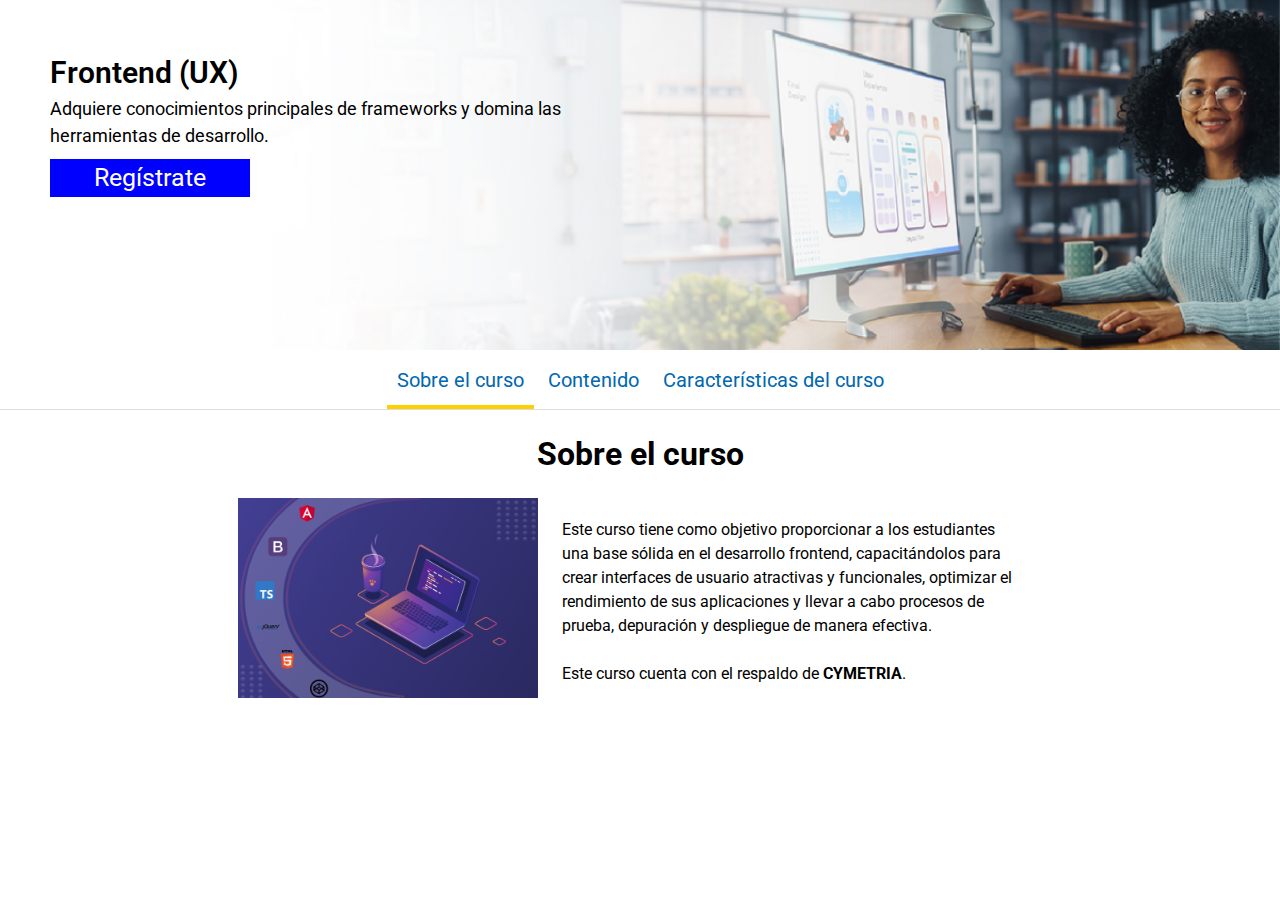
<file: index.html>
<!DOCTYPE html>
<html lang="en">

<head>
    <meta charset="UTF-8">
    <meta name="viewport" content="width=device-width, initial-scale=1.0">
    <title>Frontend (UX)</title>
    <link rel="stylesheet" href="css/base.css">
    <link rel="stylesheet" href="css/sobre-el-curso.css">
</head>

<body>
    <header>
        <div class="banner-principal">
            <div class="imagen">
                <p class="titulo">Frontend (UX)</p>
                <p class="texto">Adquiere conocimientos principales de frameworks y domina las herramientas de desarrollo.
                </p>
                <p class="boton">Regístrate</p>
            </div>
        </div>
        <nav class="nav">
            <a href="./" class="active">Sobre el curso</a>
            <a href="./Contenidos.html" class="">Contenido</a>
            <a href="./Caracteristicas.html" class="">Características del curso</a>
        </nav>
    </header>
    <section>
        <h1>Sobre el curso</h1>
        <div class="content">
            <div class="img"></div>
            <div class="text">
                <p>
                    Este curso tiene como objetivo proporcionar a los estudiantes una base sólida en el desarrollo frontend,
                    capacitándolos para crear interfaces de usuario atractivas y funcionales, optimizar el rendimiento de
                    sus aplicaciones y llevar a cabo procesos de prueba, depuración y despliegue de manera efectiva.
                </p>
                <br>
                <p>
                    Este curso cuenta con el respaldo de <strong>CYMETRIA</strong>.
                </p>
            </div>
        </div>
    </section>
</body>

</html>
</file>
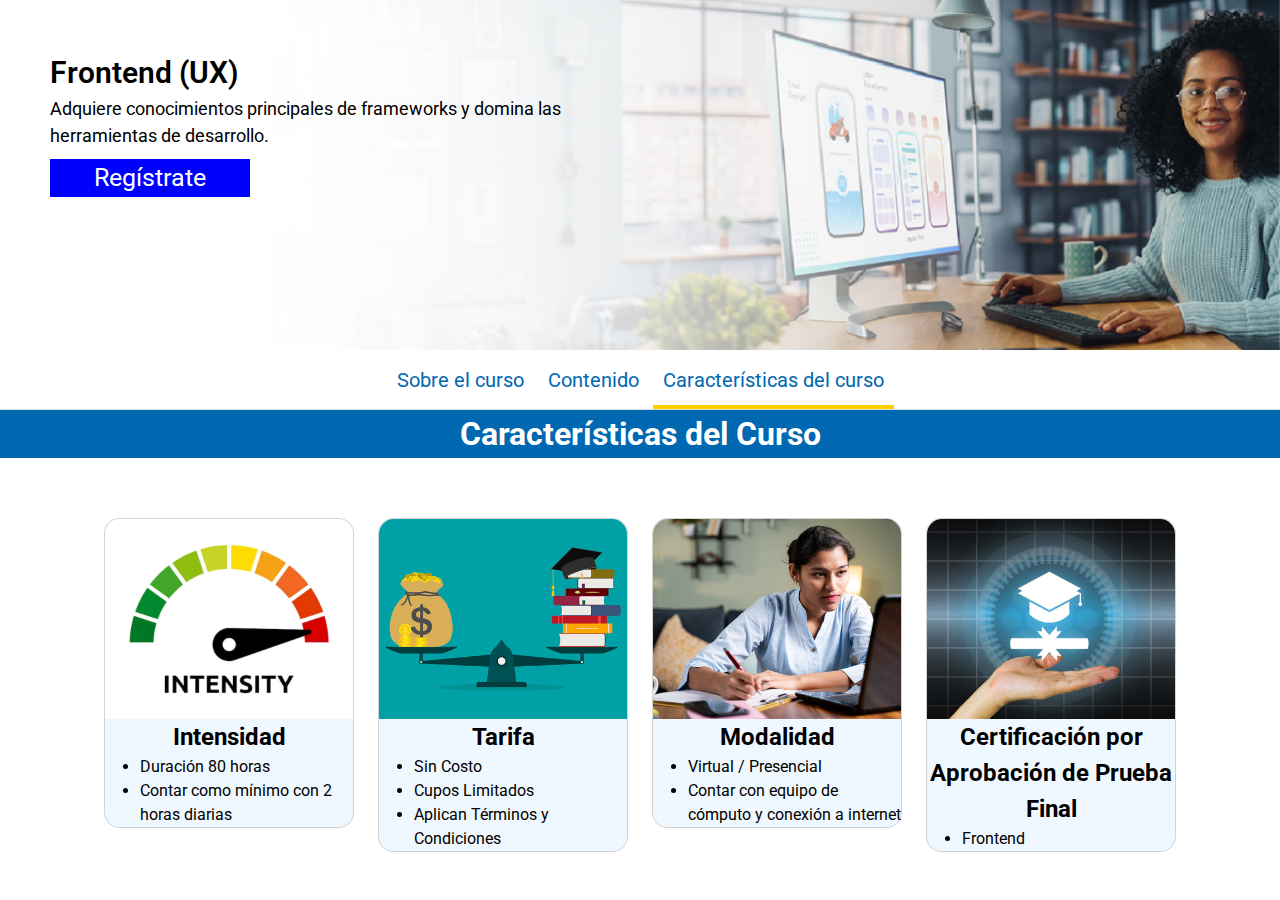
<file: Caracteristicas.html>
<!DOCTYPE html>
<html lang="es">
<head>
  <meta charset="UTF-8">
  <meta name="viewport" content="width=device-width, initial-scale=1.0">
  <title>Document</title>
  <link rel="stylesheet" href="css/Caract.css">
  <link rel="stylesheet" href="css/base.css">
</head>
<body>
  <header>
    <div class="banner-principal">
        <div class="imagen">
            <p class="titulo">Frontend (UX)</p>
            <p class="texto">Adquiere conocimientos principales de frameworks y domina las herramientas de desarrollo.
            </p>
            <p class="boton">Regístrate</p>
        </div>
    </div>
    <nav class="nav">
        <a href="./" class="">Sobre el curso</a>
        <a href="./Contenidos.html" class="">Contenido</a>
        <a href="./Caracteristicas.html" class="active">Características del curso</a>
    </nav>
  </header>
  <header><h1>Características del Curso</h1></header>
  
  <main>
    <div class="caja">
      <div class="img img-intensidad"></div>
      <h2>Intensidad</h2>
      <ul>
        <li>Duración 80 horas</li>
        <li>Contar como mínimo con 2 horas diarias</li>
      </ul>
    </div>
    <div class="caja">
      <div class="img img-tarifa"></div>
      <!-- <img src="img/sin-costo.jpg" alt="">  -->
        <h2>Tarifa</h2>
      <ul>
        <li>Sin Costo</li>
        <li>Cupos Limitados</li>
        <li>Aplican Términos y Condiciones</li>
      </ul>
    </div>
    <div class="caja">
      <div class="img img-modalidad"></div>
      <!-- <img src="img/Modalidad-virtual.jpg" alt=""> -->
      <h2>Modalidad</h2>
      <ul>
        <li>Virtual / Presencial</li>
        <li>Contar con equipo de cómputo y conexión a internet</li>
      </ul>
    </div>
    <div class="caja">
      <div class="img img-certif"></div>
      <!-- <img src="img/Certification.jpg" alt=""> -->
      <h2>Certificación por Aprobación de Prueba Final</h2>
      <ul>
        <li>Frontend</li>
      </ul>
    </div>
  </main>

</body>
</html>
</file>
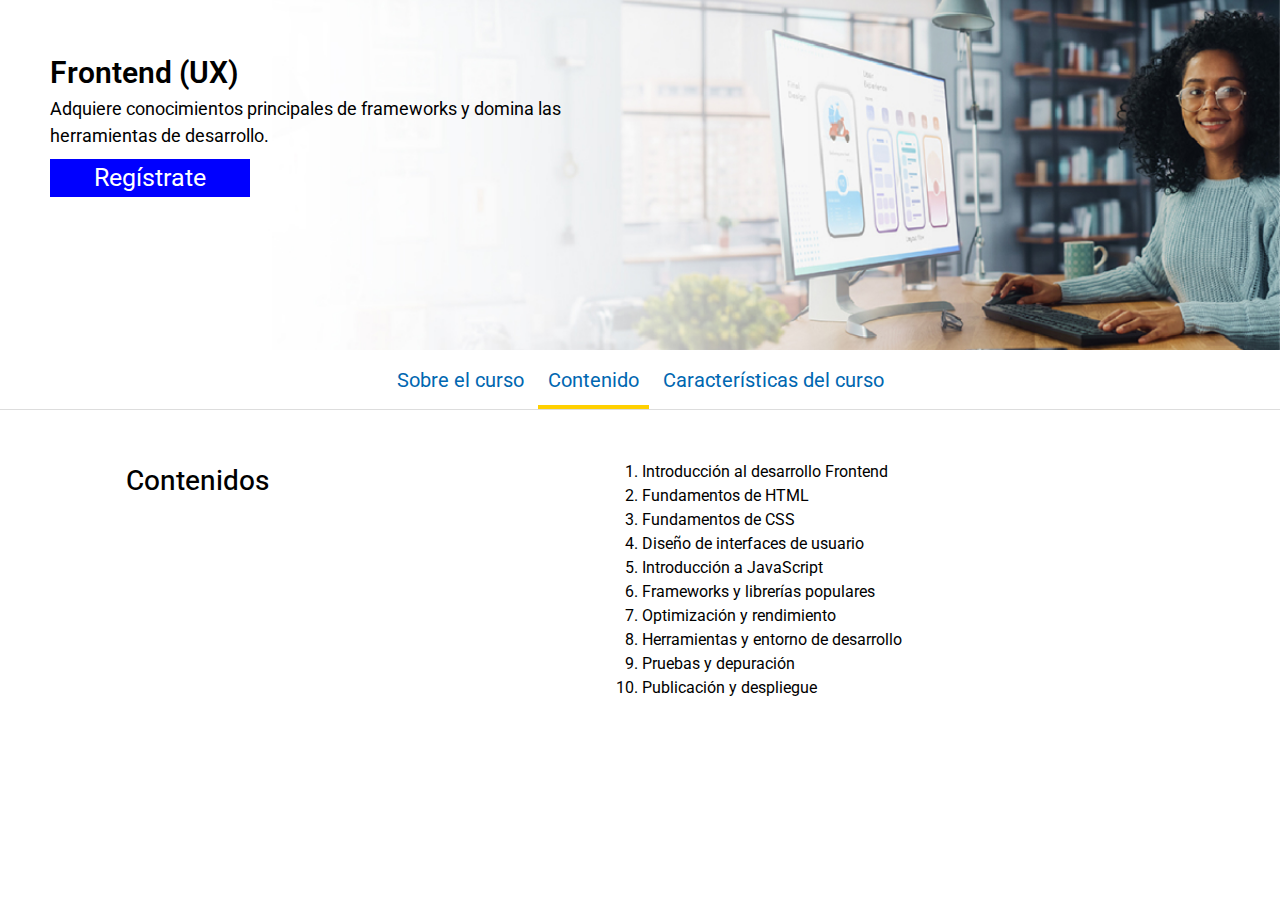
<file: Contenidos.html>
<!DOCTYPE html>
<html lang="es">
<head>
    <meta charset="UTF-8">
    <meta name="viewport" content="width=device-width, initial-scale=1.0">
    <title>Contenidos</title>

    <link rel="stylesheet" href="css/base.css">
    <link rel="stylesheet" href="css/stylecont.css">
</head>
<body>
    <header>
        <div class="banner-principal">
            <div class="imagen">
                <p class="titulo">Frontend (UX)</p>
                <p class="texto">Adquiere conocimientos principales de frameworks y domina las herramientas de desarrollo.
                </p>
                <p class="boton">Regístrate</p>
            </div>
        </div>
        <nav class="nav">
            <a href="./" class="">Sobre el curso</a>
            <a href="./Contenidos.html" class="active">Contenido</a>
            <a href="./Caracteristicas.html" class="">Características del curso</a>
        </nav>
    </header>
    <div class="caja">
        <p class="en-linea">Contenidos</p>
        <ol class="en-linea">
            <li>Introducción al desarrollo Frontend</li>
            <li>Fundamentos de HTML</li>
            <li>Fundamentos de CSS</li>
            <li>Diseño de interfaces de usuario</li>
            <li>Introducción a JavaScript</li>
            <li>Frameworks y librerías populares</li>
            <li>Optimización y rendimiento</li>
            <li>Herramientas y entorno de desarrollo</li>
            <li>Pruebas y depuración</li>
            <li>Publicación y despliegue</li>
        </ol>
    </div>
    
</body>
</html>
</file>
<file: css/base.css>
@import url('https://fonts.googleapis.com/css2?family=Roboto:ital,wght@0,100;0,300;0,400;0,500;0,700;0,900;1,100;1,300;1,400;1,500;1,700;1,900&display=swap');

* {
    box-sizing: border-box;
    margin: 0;
    padding: 0;
}

html, body {
    height: 100%;
}

body {
    line-height: 1.5;
    font-family: 'Roboto', sans-serif;
}
.banner-principal {
    background-image: url("../img/Banersito.jpg");
    background-position: right;
    background-repeat: no-repeat;
    background-size: cover;
    padding: 0 50px;
    color: #000;
}
.banner-principal .imagen {
    height: 350px;
}
.banner-principal .titulo {
    font-size: 30px;
    font-weight: 600;
    text-align: left;
    padding-top: 50px;
}
.banner-principal .texto {
    font-size: 18px;
    font-weight: 400;
    text-align: left;
    max-width: 600px;
}
.banner-principal .boton {
    background-color: blue;
    color: white;
    font-size: 25px;
    font-weight: 400;
    text-align: center;
    width: 200px;
    margin-top: 10px;
}

.nav {
    text-align: center;
    padding: 0px 20px;
    border-bottom: 1px solid #ddd;
    background-color: #fff;
}

.nav a {
    display: inline-block;
    height: 100%;
    padding: 15px 10px 10px;
    text-decoration: none;
    color: #0067b1;
    font-size: 20px;
}

.nav a.active {
    border-bottom: 4px solid #ffd000;
}
</file>
<file: css/sobre-el-curso.css>
section {
    padding: 20px 30px;
    text-align: center;
}

section h1{
    margin-bottom: 20px;
}

.content > div{
    display: inline-block;
    vertical-align: top;
}

.content .img {
    background-image: url('../img/sobre-el-curso-banner.png');
    background-size: cover;
    background-position: center;
    width: 300px;
    min-height: 200px;
}

.content .text{
    padding: 20px;
    max-width: 500px;
    text-align: left;
}
</file>
<file: css/Caract.css>
header {
  background-color: rgb(0, 103, 177);
  text-align: center;
  color: white
}

main {
  text-align: center;
  margin: 50px auto;
}

ul {padding-left: 35px;}

.caja {
  display: inline-block;
  width: 250px;
  vertical-align: top;
  margin: 10px 10px;
  background-color:aliceblue;
  border: solid 1px lightgray ;
  border-radius: 15px;
}

li {text-align: left;}

.caja .img {
  background-position: center;
  width: 100%;
  height: 200px;
  background-size: cover;
  border-top-left-radius: 15px;
  border-top-right-radius: 15px;
}

.caja .img-tarifa {
  background-image: url('../img/sin-costo.jpg');
}

.caja .img-modalidad {
  background-image: url('../img/Modalidad-virtual.jpg');
}

.caja .img-certif {
  background-image: url('../img/Certification.jpg');
}

.caja .img-intensidad {
  background-image: url('../img/Intensidad.png');
}
</file>
<file: css/stylecont.css>
.puntos {
    padding-left: 50px;
}
.caja {
    width: 100%;
    text-align: center;
    padding: 50px 0;   
}
.en-linea {
    width: 40%;
    display: inline-block;
    vertical-align: top;
    text-align: left;
}
p {
    text-align: center;
    font-weight: 450;
    font-size: 28px;
}
</file>
